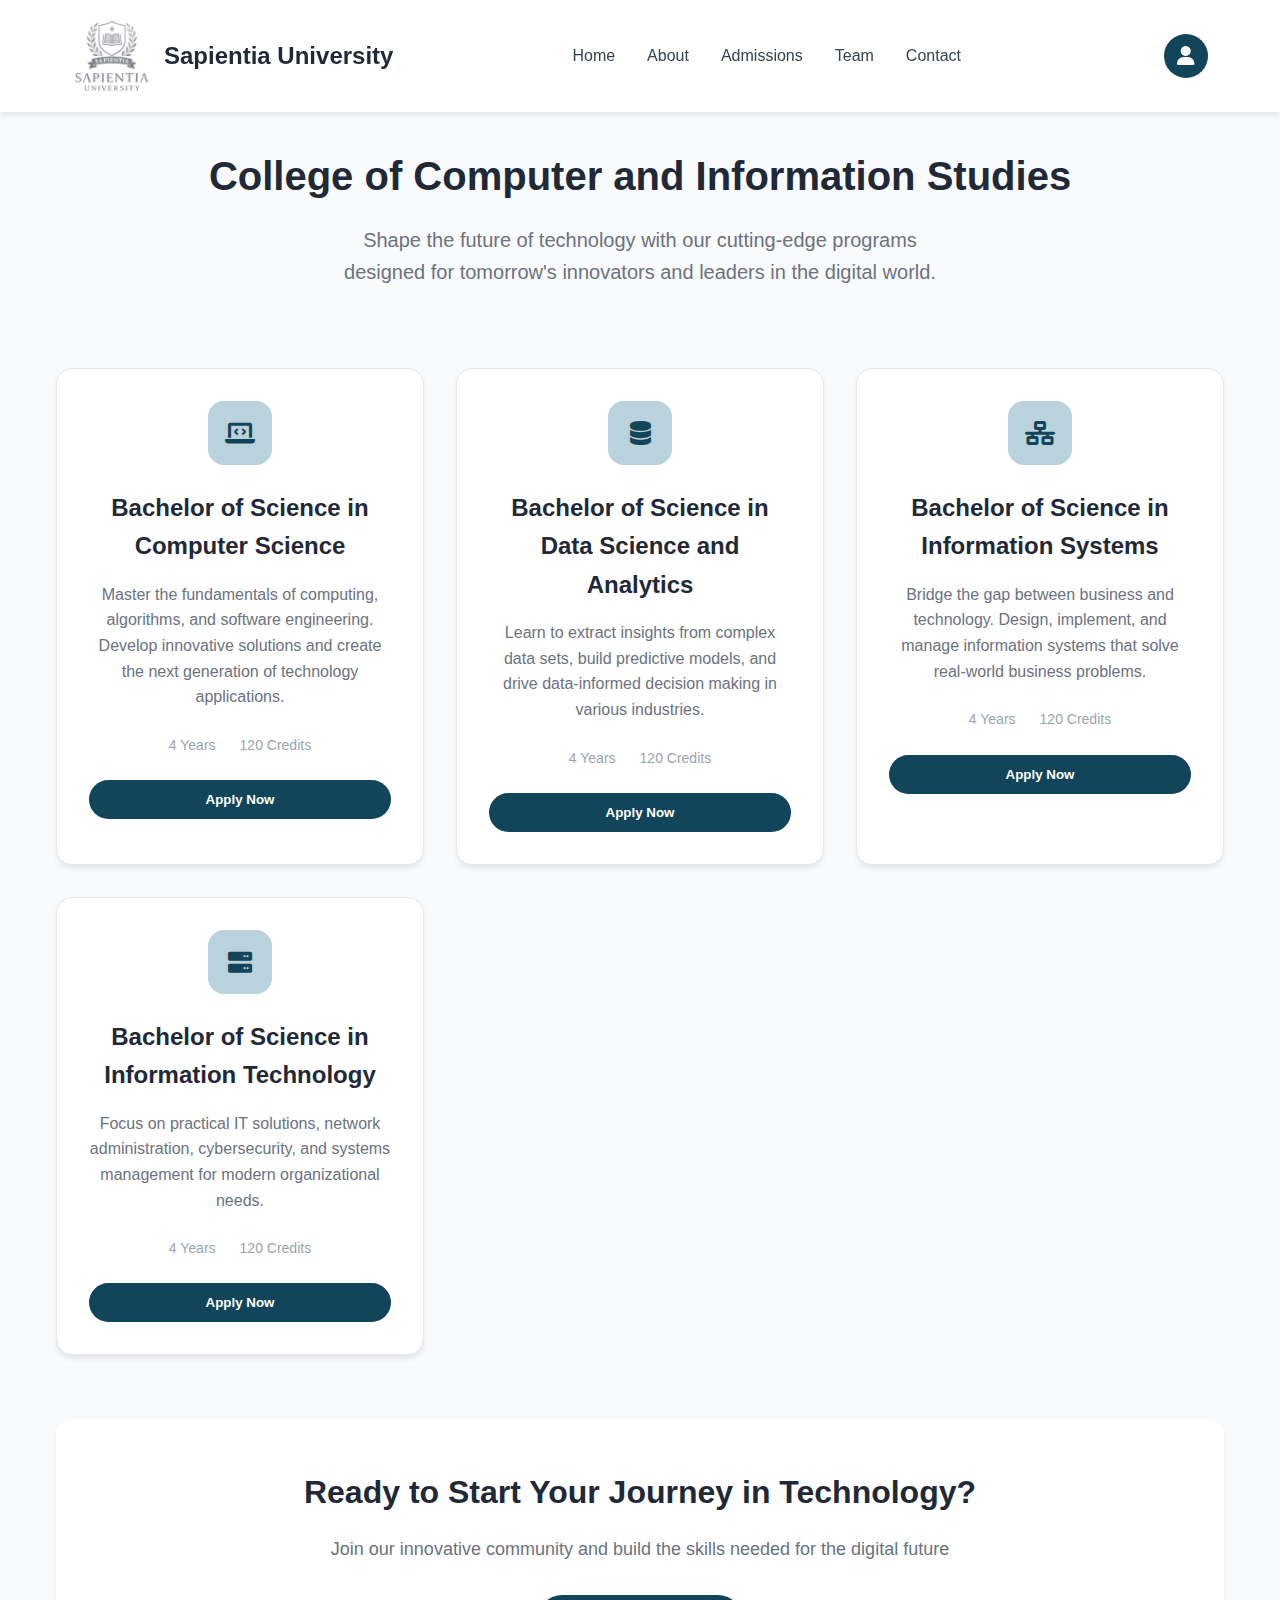
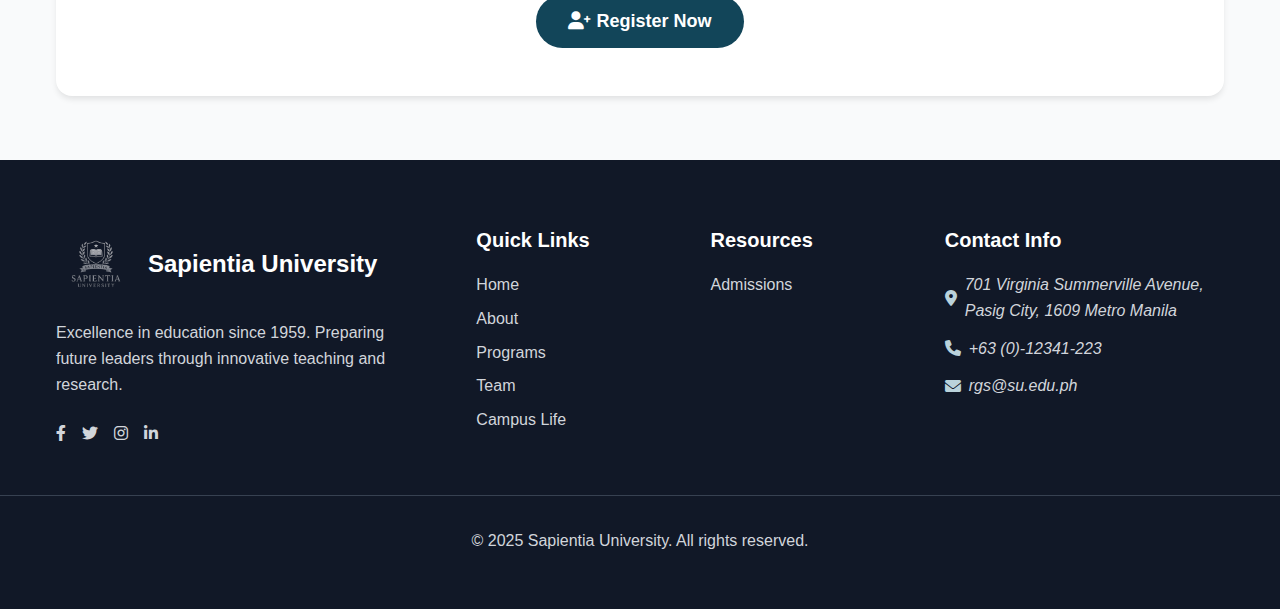
<file: academic.html>
<!DOCTYPE html>
<html lang="en">

<head>
  <meta charset="UTF-8" />
  <meta name="viewport" content="width=device-width, initial-scale=1" />
  <title>Computer & Information Studies - Sapientia University</title>
  <link rel="stylesheet" href="academic.css" />
  <script src="academic.js"></script>
  <link href="https://cdnjs.cloudflare.com/ajax/libs/font-awesome/6.0.0/css/all.min.css" rel="stylesheet" />
</head>

<body>

  <!-- header -->
  <header class="header">
    <div class="container header-container">
      <div class="logo">
        <div class="logo-box">
          <img src="img/silver-removebg.png" alt="Sapientia Logo">
        </div>
        <span class="logo-text">Sapientia University</span>
      </div>
      <nav class="desktop-nav">
        <a href="index.html">Home</a>
        <a href="index.html#about" class="active">About</a>
        <a href="admission.html">Admissions</a>
        <a href="index.html#team">Team</a>
        <a href="index.html#contact">Contact</a>
      </nav>

      <button id="mobile-menu-button" class="mobile-menu-btn">
        <i class="fas fa-bars"></i>
      </button>

      <a href="login.html" class="profile-circle" aria-label="Login">
        <i class="fas fa-user"></i>
      </a>

    </div>

    <nav id="mobile-menu" class="mobile-menu">
      <a href="index.html">Home</a>
      <a href="index.html#about" class="active">About</a>
      <a href="admission.html">Admissions</a>
      <a href="index.html#team">Team</a>
      <a href="index.html#contact">Contact</a>
    </nav>

  </header>

  <main class="container academics-container">
    <div class="academics-hero">
      <h1>College of Computer and Information Studies</h1>
      <p>Shape the future of technology with our cutting-edge programs designed for tomorrow's innovators and leaders in
        the digital world.</p>
    </div>

    <section class="programs-grid">
      <!-- Computer Science -->
      <div class="program-card">
        <div class="program-icon">
          <i class="fas fa-laptop-code"></i>
        </div>
        <h2>Bachelor of Science in Computer Science</h2>
        <p>Master the fundamentals of computing, algorithms, and software engineering. Develop innovative solutions and
          create the next generation of technology applications.</p>
        <div class="program-details">
          <span class="duration">4 Years</span>
          <span class="credits">120 Credits</span>
        </div>
        <button class="btn primary-btn" onclick="location.href='register.html'">
          Apply Now
        </button>
      </div>

      <!-- Data Science and Analytics -->
      <div class="program-card">
        <div class="program-icon">
          <i class="fas fa-database"></i>
        </div>
        <h2>Bachelor of Science in Data Science and Analytics</h2>
        <p>Learn to extract insights from complex data sets, build predictive models, and drive data-informed decision
          making in various industries.</p>
        <div class="program-details">
          <span class="duration">4 Years</span>
          <span class="credits">120 Credits</span>
        </div>
        <button class="btn primary-btn" onclick="location.href='register.html'">
          Apply Now
        </button>
      </div>

      <!-- Information Systems -->
      <div class="program-card">
        <div class="program-icon">
          <i class="fas fa-network-wired"></i>
        </div>
        <h2>Bachelor of Science in Information Systems</h2>
        <p>Bridge the gap between business and technology. Design, implement, and manage information systems that solve
          real-world business problems.</p>
        <div class="program-details">
          <span class="duration">4 Years</span>
          <span class="credits">120 Credits</span>
        </div>
        <button class="btn primary-btn" onclick="location.href='register.html'">
          Apply Now
        </button>
      </div>

      <!-- Information Technology -->
      <div class="program-card">
        <div class="program-icon">
          <i class="fas fa-server"></i>
        </div>
        <h2>Bachelor of Science in Information Technology</h2>
        <p>Focus on practical IT solutions, network administration, cybersecurity, and systems management for modern
          organizational needs.</p>
        <div class="program-details">
          <span class="duration">4 Years</span>
          <span class="credits">120 Credits</span>
        </div>
        <button class="btn primary-btn" onclick="location.href='register.html'">
          Apply Now
        </button>
      </div>
    </section>

    <section class="cta-section">
      <h2>Ready to Start Your Journey in Technology?</h2>
      <p>Join our innovative community and build the skills needed for the digital future</p>
      <button class="btn large-btn" onclick="location.href='register.html'">
        <i class="fas fa-user-plus"></i>
        Register Now
      </button>
    </section>
  </main>

  <footer id="contact" class="footer">
    <div class="container footer-grid">
      <div class="footer-section footer-about">
        <div class="footer-logo">
          <div class="logo-box">
            <img src="img/silver-removebg.png" alt="">
          </div>
          <span class="logo-text">Sapientia University</span>
        </div>
        <p>
          Excellence in education since 1959. Preparing future leaders through
          innovative teaching and research.
        </p>
        <div class="footer-social">
          <a href="#" aria-label="Facebook"><i class="fab fa-facebook-f"></i></a>
          <a href="#" aria-label="Twitter"><i class="fab fa-twitter"></i></a>
          <a href="#" aria-label="Instagram"><i class="fab fa-instagram"></i></a>
          <a href="#" aria-label="LinkedIn"><i class="fab fa-linkedin-in"></i></a>
        </div>
      </div>

      <div class="footer-section">
        <h3>Quick Links</h3>
        <ul>
          <li><a href="index.html">Home</a></li>
          <li><a href="index.html#about">About</a></li>
          <li><a href="index.html#programs">Programs</a></li>
          <li><a href="index.html#team">Team</a></li>
          <li><a href="index.html#campus">Campus Life</a></li>
        </ul>
      </div>

      <div class="footer-section">
        <h3>Resources</h3>
        <ul>
          <li><a href="admission.html">Admissions</a></li>
        </ul>
      </div>

      <div class="footer-section">
        <h3>Contact Info</h3>
        <address class="contact-info">
          <p><i class="fas fa-map-marker-alt"></i> 701 Virginia Summerville Avenue, Pasig City, 1609 Metro Manila</p>
          <p><i class="fas fa-phone"></i> +63 (0)-12341-223</p>
          <p><i class="fas fa-envelope"></i> rgs@su.edu.ph</p>
        </address>
      </div>
    </div>

    <div class="footer-bottom">
      <p>© 2025 Sapientia University. All rights reserved.</p>
    </div>
  </footer>
</body>

</html>
</file>
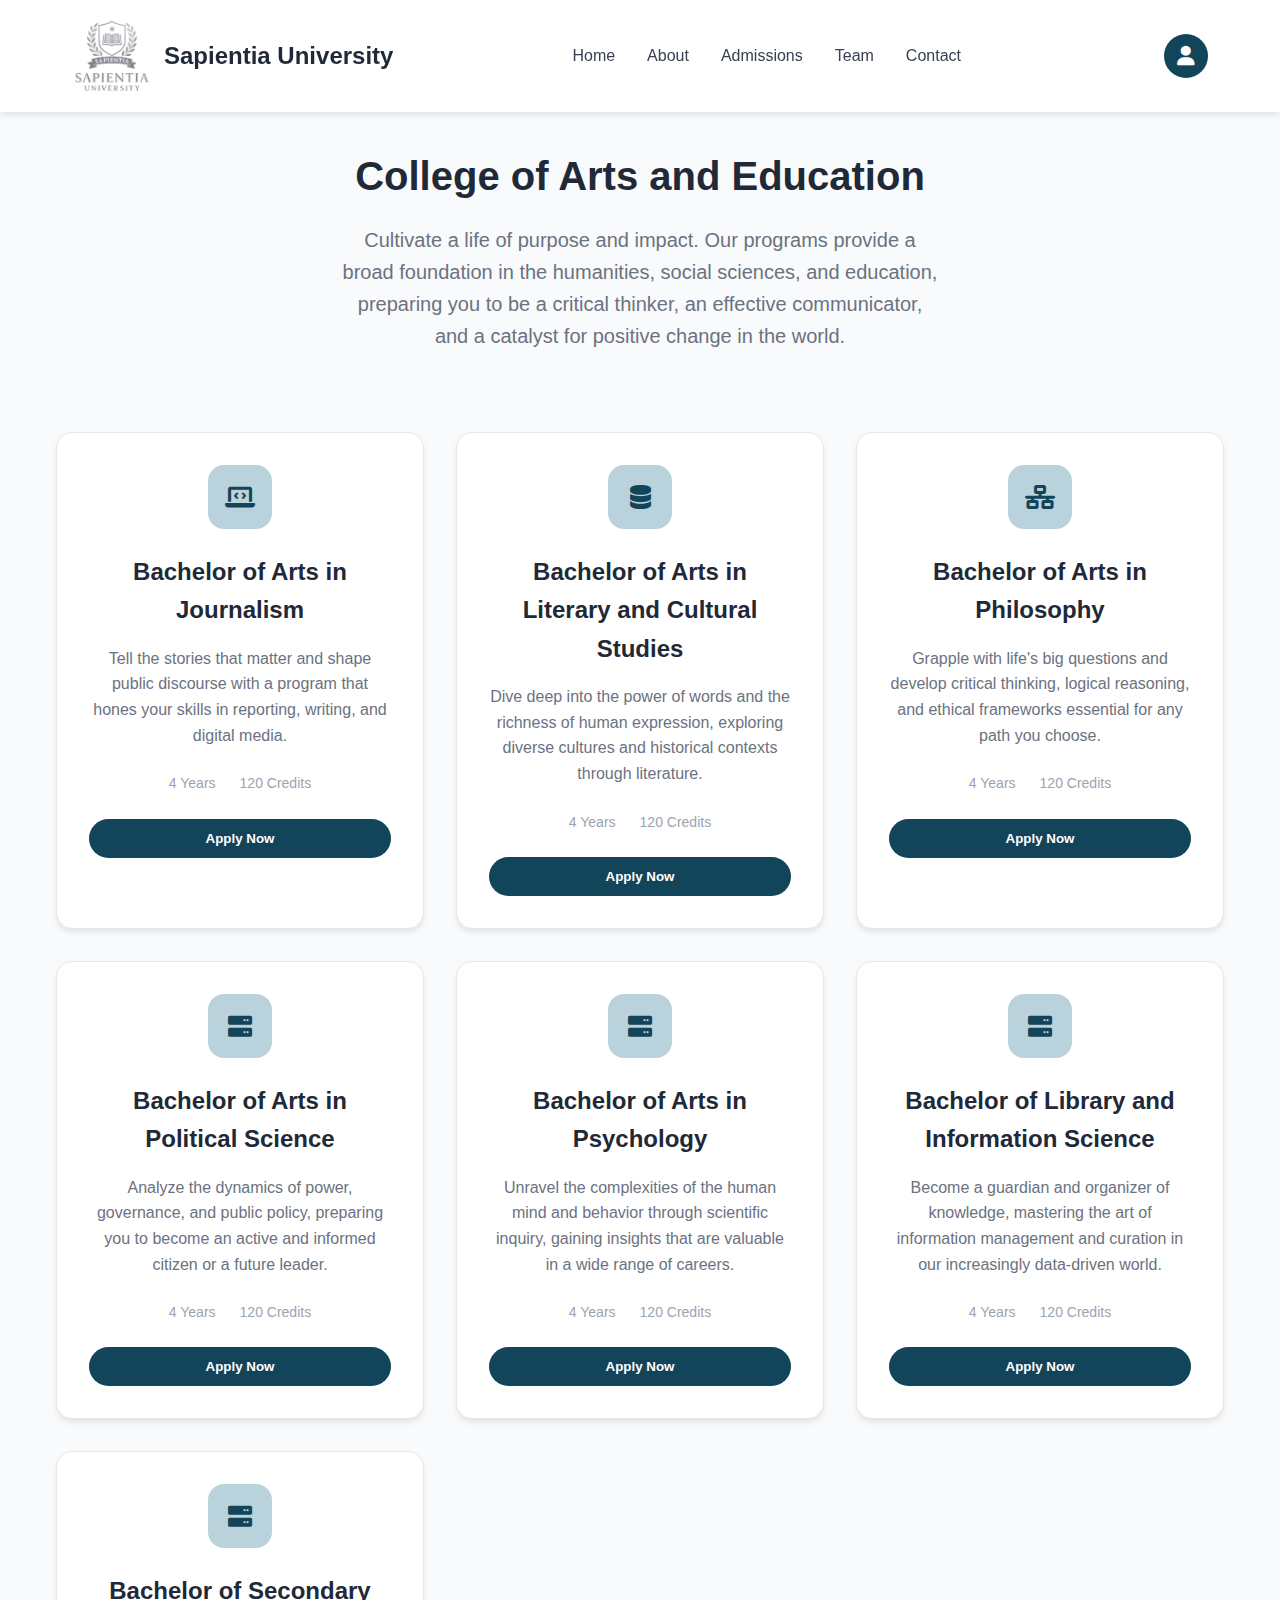
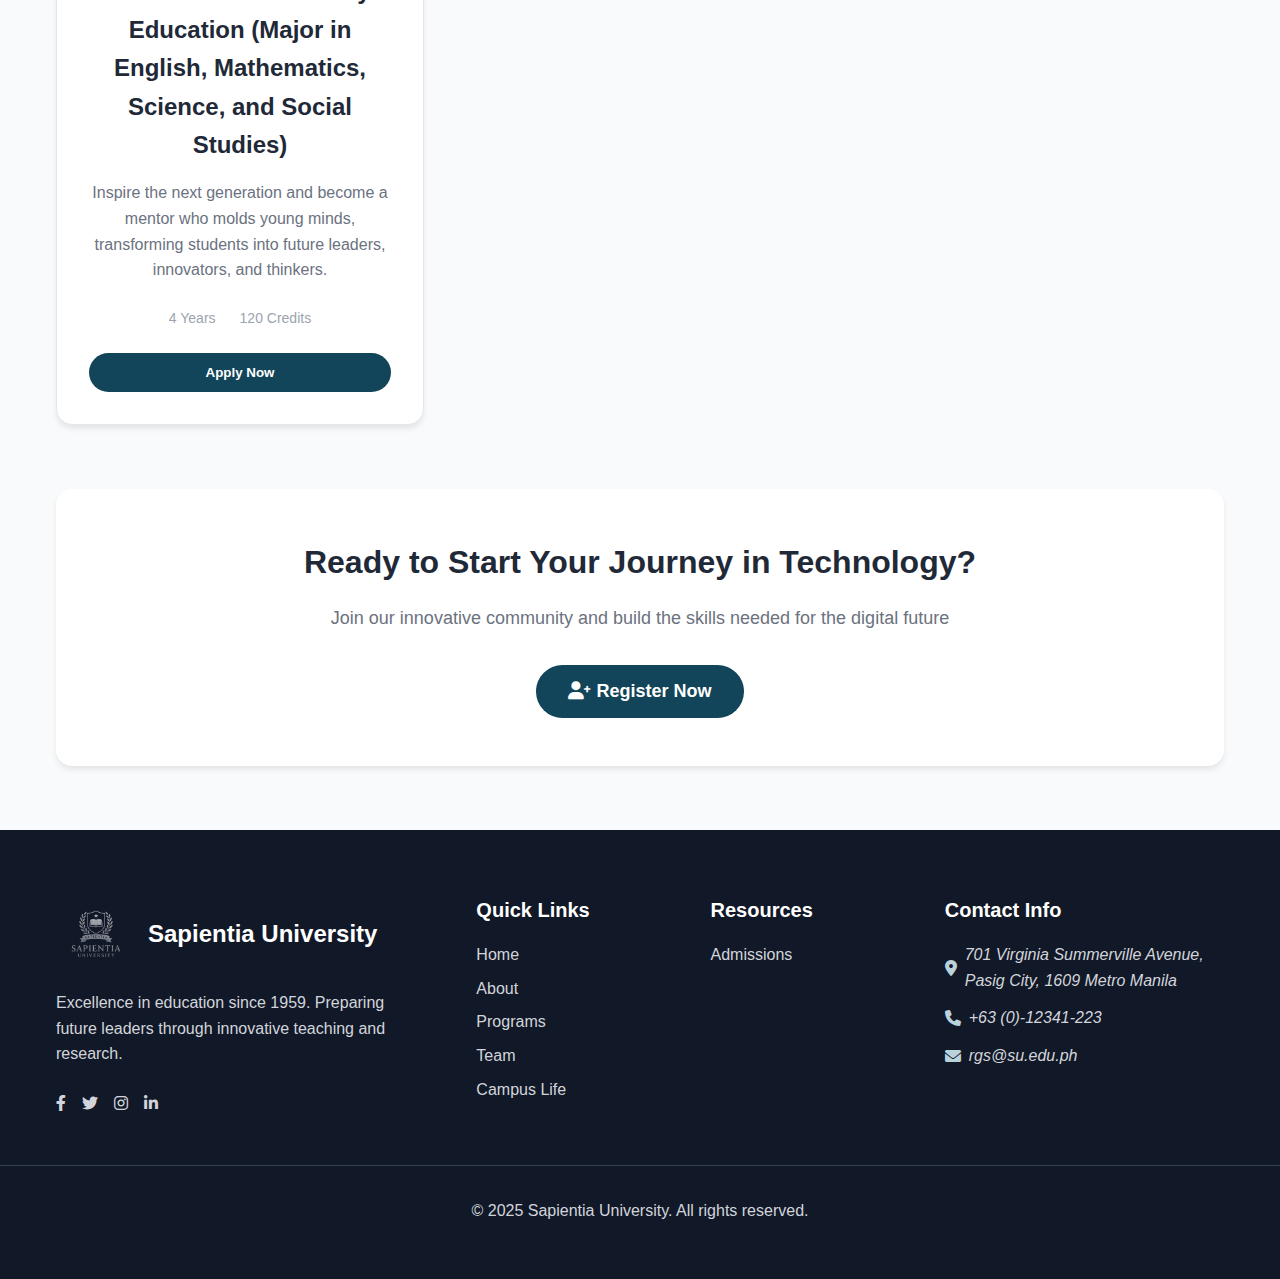
<file: academicArts.html>
<!DOCTYPE html>
<html lang="en">

<head>
  <meta charset="UTF-8" />
  <meta name="viewport" content="width=device-width, initial-scale=1" />
  <title>College of Arts and Education - Sapientia University</title>
  <link rel="stylesheet" href="academic.css" />
  <script src="academic.js"></script>
  <link href="https://cdnjs.cloudflare.com/ajax/libs/font-awesome/6.0.0/css/all.min.css" rel="stylesheet" />
</head>

<body>
  <header class="header">
    <div class="container header-container">
      <div class="logo">
        <div class="logo-box">
          <img src="img/silver-removebg.png" alt="Sapientia Logo">
        </div>
        <span class="logo-text">Sapientia University</span>
      </div>
      <nav class="desktop-nav">
        <a href="index.html">Home</a>
        <a href="index.html#about" class="active">About</a>
        <a href="admission.html">Admissions</a>
        <a href="index.html#team">Team</a>
        <a href="index.html#contact">Contact</a>
      </nav>

      <a href="login.html" class="profile-circle" aria-label="Login">
        <i class="fas fa-user"></i>
      </a>

      <button id="mobile-menu-button" class="mobile-menu-btn">
        <i class="fas fa-bars"></i>
      </button>

      <nav id="mobile-menu" class="mobile-menu">
        <a href="index.html">Home</a>
        <a href="index.html#about" class="active">About</a>
        <a href="admission.html">Admissions</a>
        <a href="index.html#team">Team</a>
        <a href="index.html#contact">Contact</a>
      </nav>
    </div>
  </header>

  <main class="container academics-container">
    <div class="academics-hero">
      <h1>College of Arts and Education</h1>
      <p>Cultivate a life of purpose and impact. Our programs provide a broad foundation
        in the humanities, social sciences, and education, preparing you to be a critical thinker, an effective
        communicator, and a catalyst for positive change in the world.</p>
    </div>

    <section class="programs-grid">
      <!-- journalism -->
      <div class="program-card">
        <div class="program-icon">
          <i class="fas fa-laptop-code"></i>
        </div>
        <h2>Bachelor of Arts in Journalism</h2>
        <p>Tell the stories that matter and shape public discourse with a program that hones your skills in reporting,
          writing, and digital media.</p>
        <div class="program-details">
          <span class="duration">4 Years</span>
          <span class="credits">120 Credits</span>
        </div>
        <button class="btn primary-btn" onclick="location.href='register.html'">
          Apply Now
        </button>
      </div>

      <!-- literacy and cultural -->
      <div class="program-card">
        <div class="program-icon">
          <i class="fas fa-database"></i>
        </div>
        <h2>Bachelor of Arts in Literary and Cultural Studies</h2>
        <p>Dive deep into the power of words and the richness of human expression, exploring diverse cultures and
          historical contexts through literature.</p>
        <div class="program-details">
          <span class="duration">4 Years</span>
          <span class="credits">120 Credits</span>
        </div>
        <button class="btn primary-btn" onclick="location.href='register.html'">
          Apply Now
        </button>
      </div>

      <!-- philosophy -->
      <div class="program-card">
        <div class="program-icon">
          <i class="fas fa-network-wired"></i>
        </div>
        <h2>Bachelor of Arts in Philosophy</h2>
        <p>Grapple with life's big questions and develop critical thinking, logical reasoning, and ethical frameworks
          essential for any path you choose.</p>
        <div class="program-details">
          <span class="duration">4 Years</span>
          <span class="credits">120 Credits</span>
        </div>
        <button class="btn primary-btn" onclick="location.href='register.html'">
          Apply Now
        </button>
      </div>

      <!-- political science -->
      <div class="program-card">
        <div class="program-icon">
          <i class="fas fa-server"></i>
        </div>
        <h2>Bachelor of Arts in Political Science</h2>
        <p>Analyze the dynamics of power, governance, and public policy, preparing you to become an active and informed
          citizen or a future leader.</p>
        <div class="program-details">
          <span class="duration">4 Years</span>
          <span class="credits">120 Credits</span>
        </div>
        <button class="btn primary-btn" onclick="location.href='register.html'">
          Apply Now
        </button>
      </div>

      <!-- psychology -->
      <div class="program-card">
        <div class="program-icon">
          <i class="fas fa-server"></i>
        </div>
        <h2>Bachelor of Arts in Psychology</h2>
        <p>Unravel the complexities of the human mind and behavior through scientific inquiry, gaining insights that are
          valuable in a wide range of careers.</p>
        <div class="program-details">
          <span class="duration">4 Years</span>
          <span class="credits">120 Credits</span>
        </div>
        <button class="btn primary-btn" onclick="location.href='register.html'">
          Apply Now
        </button>
      </div>

      <!-- library and inbfromation science -->
      <div class="program-card">
        <div class="program-icon">
          <i class="fas fa-server"></i>
        </div>
        <h2>Bachelor of Library and Information Science</h2>
        <p>Become a guardian and organizer of knowledge, mastering the art of information management and curation in our
          increasingly data-driven world.</p>
        <div class="program-details">
          <span class="duration">4 Years</span>
          <span class="credits">120 Credits</span>
        </div>
        <button class="btn primary-btn" onclick="location.href='register.html'">
          Apply Now
        </button>
      </div>

      <!-- secondary education -->
      <div class="program-card">
        <div class="program-icon">
          <i class="fas fa-server"></i>
        </div>
        <h2>Bachelor of Secondary Education (Major in English, Mathematics, Science, and Social Studies)</h2>
        <p>Inspire the next generation and become a mentor who molds young minds, transforming students into future
          leaders, innovators, and thinkers.</p>
        <div class="program-details">
          <span class="duration">4 Years</span>
          <span class="credits">120 Credits</span>
        </div>
        <button class="btn primary-btn" onclick="location.href='register.html'">
          Apply Now
        </button>
      </div>
    </section>

    <section class="cta-section">
      <h2>Ready to Start Your Journey in Technology?</h2>
      <p>Join our innovative community and build the skills needed for the digital future</p>
      <button class="btn large-btn" onclick="location.href='register.html'">
        <i class="fas fa-user-plus"></i>
        Register Now
      </button>
    </section>
  </main>

  <footer id="contact" class="footer">
    <div class="container footer-grid">
      <div class="footer-section footer-about">
        <div class="footer-logo">
          <div class="logo-box">
            <img src="img/silver-removebg.png" alt="">
          </div>
          <span class="logo-text">Sapientia University</span>
        </div>
        <p>
          Excellence in education since 1959. Preparing future leaders through
          innovative teaching and research.
        </p>
        <div class="footer-social">
          <a href="#" aria-label="Facebook"><i class="fab fa-facebook-f"></i></a>
          <a href="#" aria-label="Twitter"><i class="fab fa-twitter"></i></a>
          <a href="#" aria-label="Instagram"><i class="fab fa-instagram"></i></a>
          <a href="#" aria-label="LinkedIn"><i class="fab fa-linkedin-in"></i></a>
        </div>
      </div>

      <div class="footer-section">
        <h3>Quick Links</h3>
        <ul>
          <li><a href="index.html">Home</a></li>
          <li><a href="index.html#about">About</a></li>
          <li><a href="index.html#programs">Programs</a></li>
          <li><a href="index.html#team">Team</a></li>
          <li><a href="index.html#campus">Campus Life</a></li>
        </ul>
      </div>

      <div class="footer-section">
        <h3>Resources</h3>
        <ul>
          <li><a href="admission.html">Admissions</a></li>
        </ul>
      </div>

      <div class="footer-section">
        <h3>Contact Info</h3>
        <address class="contact-info">
          <p><i class="fas fa-map-marker-alt"></i> 701 Virginia Summerville Avenue, Pasig City, 1609 Metro Manila</p>
          <p><i class="fas fa-phone"></i> +63 (0)-12341-223</p>
          <p><i class="fas fa-envelope"></i> rgs@su.edu.ph</p>
        </address>
      </div>
    </div>

    <div class="footer-bottom">
      <p>© 2025 Sapientia University. All rights reserved.</p>
    </div>
  </footer>
</body>

</html>
</file>
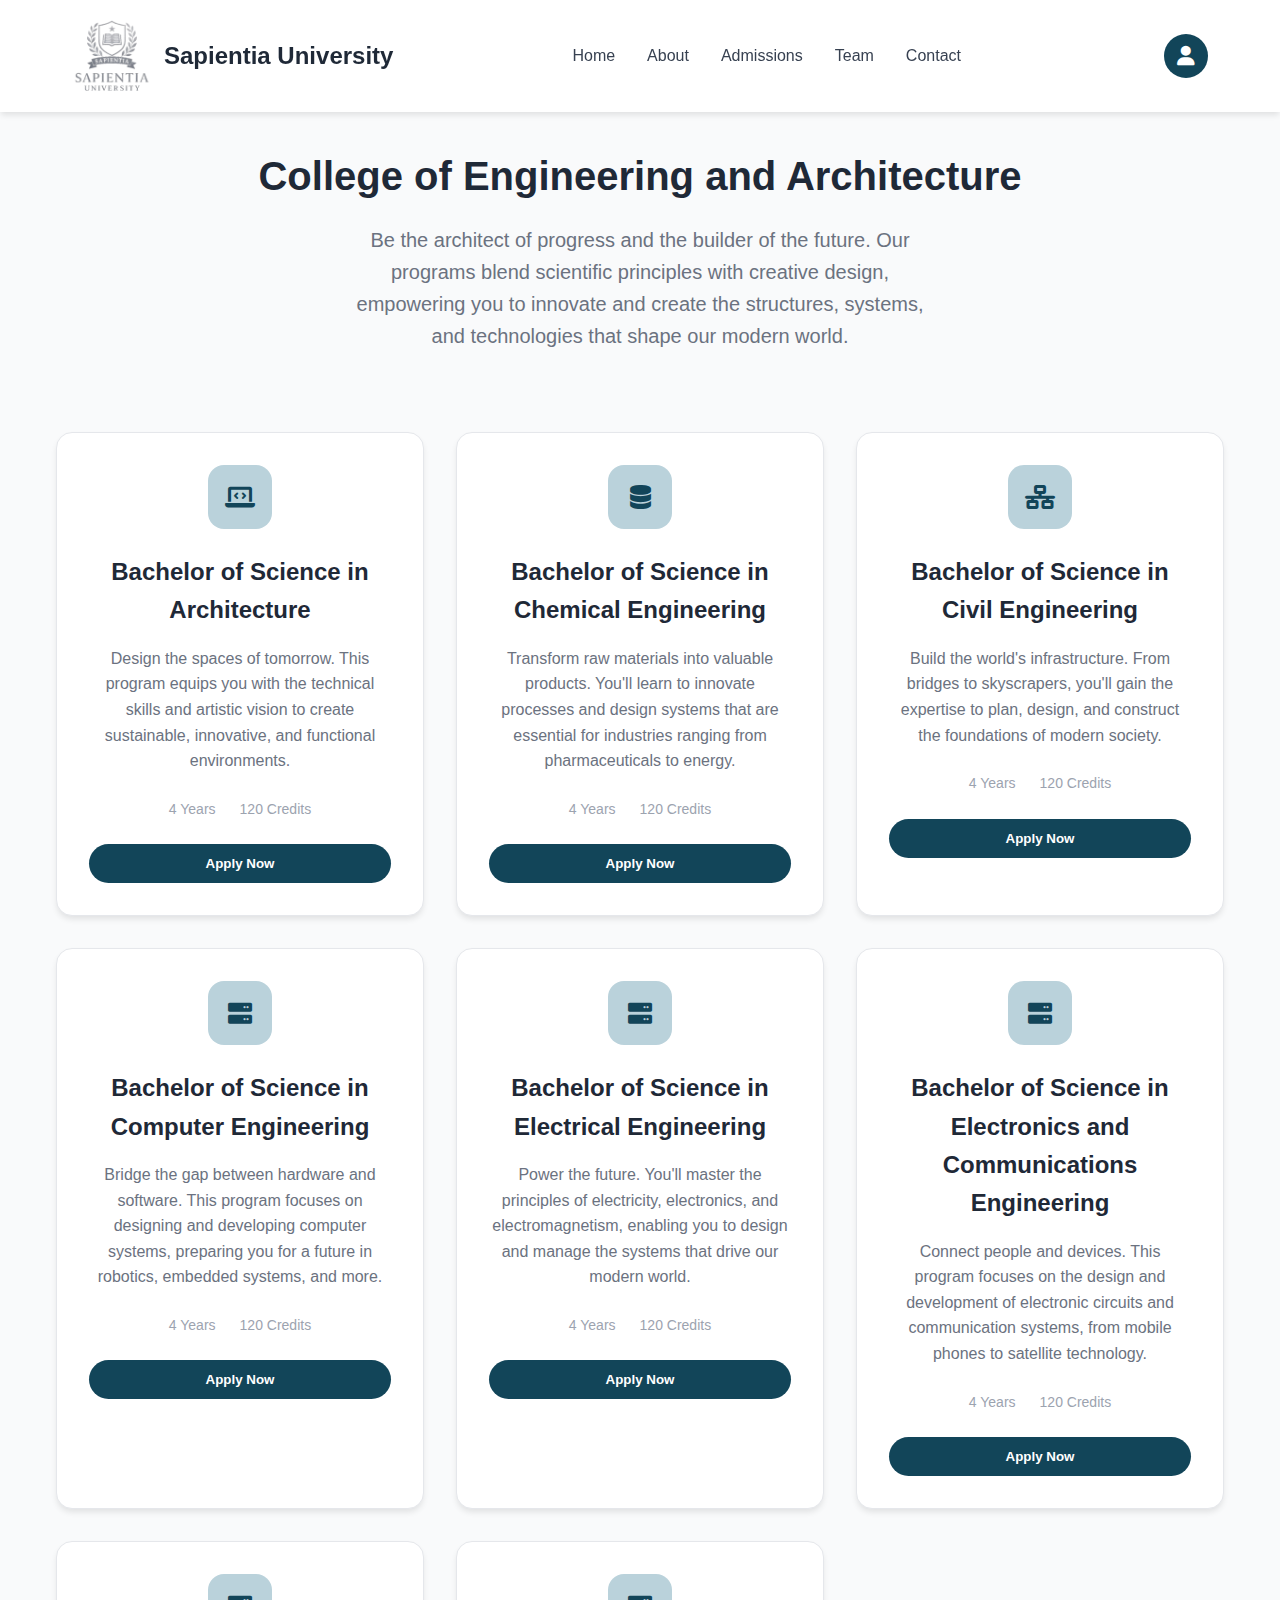
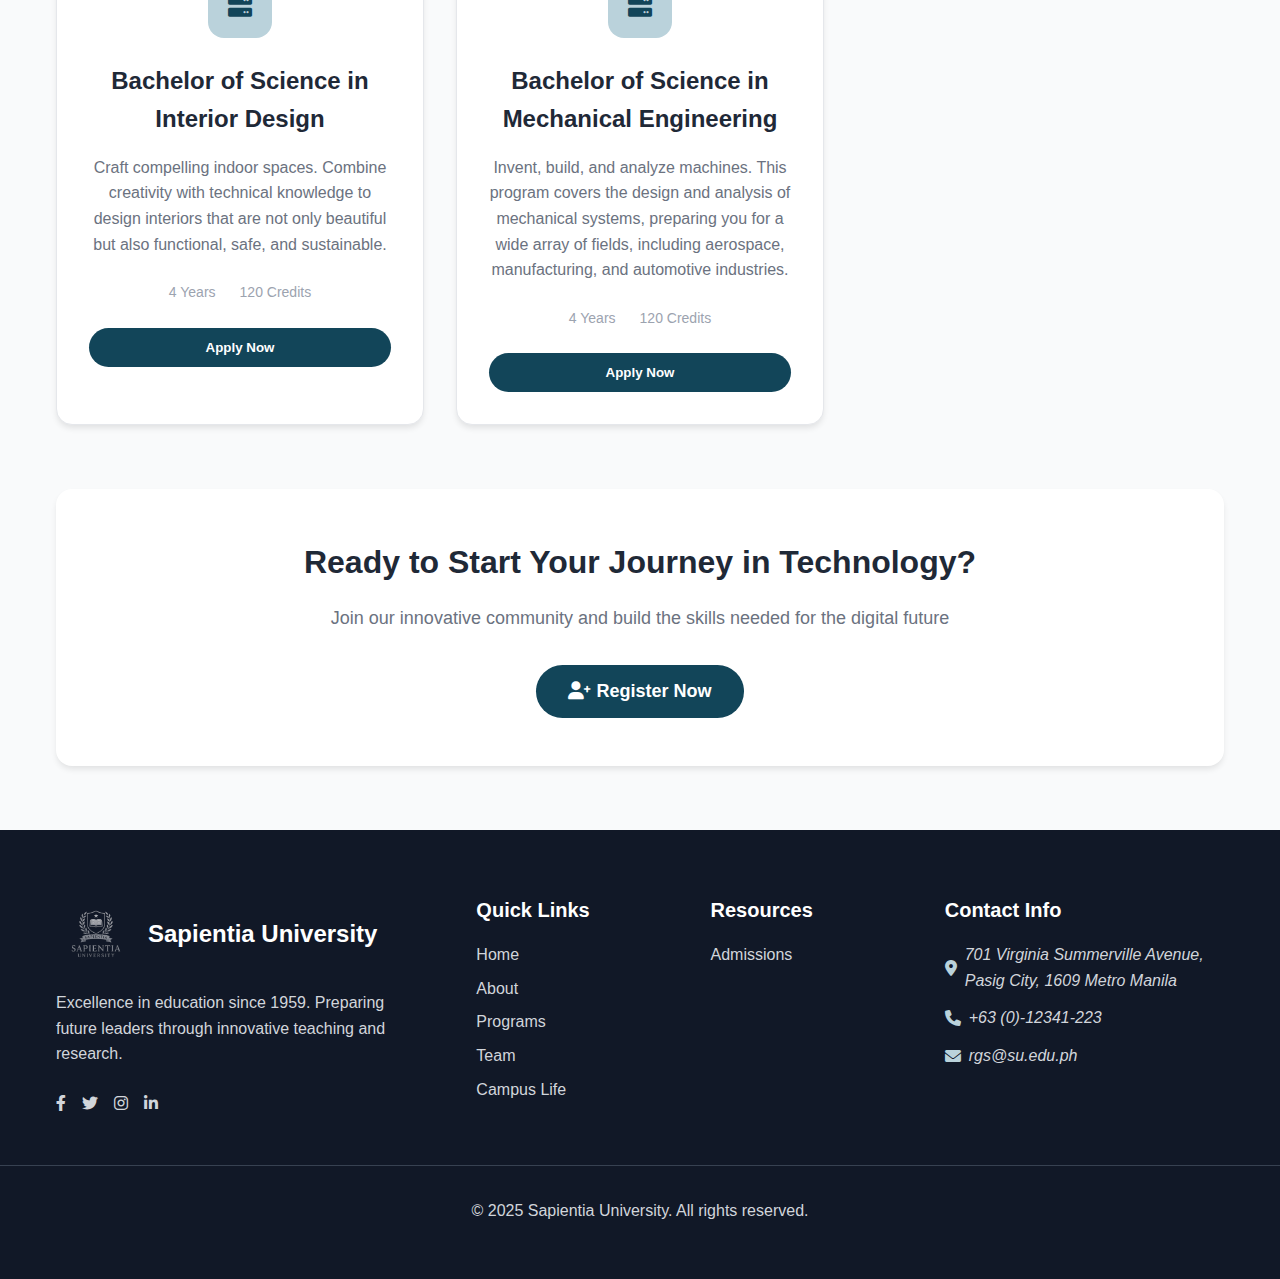
<file: academicEngineer.html>
<!DOCTYPE html>
<html lang="en">

<head>
  <meta charset="UTF-8" />
  <meta name="viewport" content="width=device-width, initial-scale=1" />
  <title>Computer & Information Studies - Sapientia University</title>
  <link rel="stylesheet" href="academic.css" />
  <script src="academic.js"></script>
  <link href="https://cdnjs.cloudflare.com/ajax/libs/font-awesome/6.0.0/css/all.min.css" rel="stylesheet" />
</head>

<body>
  <header class="header">
    <div class="container header-container">
      <div class="logo">
        <div class="logo-box">
          <img src="img/silver-removebg.png" alt="Sapientia Logo">
        </div>
        <span class="logo-text">Sapientia University</span>
      </div>
      <nav class="desktop-nav">
        <a href="index.html">Home</a>
        <a href="index.html#about" class="active">About</a>
        <a href="admission.html">Admissions</a>
        <a href="index.html#team">Team</a>
        <a href="index.html#contact">Contact</a>
      </nav>
      <a href="login.html" class="profile-circle" aria-label="Login">
        <i class="fas fa-user"></i>
      </a>
      <button id="mobile-menu-button" class="mobile-menu-btn">
        <i class="fas fa-bars"></i>
      </button>

      <nav id="mobile-menu" class="mobile-menu">
        <a href="index.html">Home</a>
        <a href="index.html#about" class="active">About</a>
        <a href="admission.html">Admissions</a>
        <a href="index.html#team">Team</a>
        <a href="index.html#contact">Contact</a>
      </nav>
    </div>
  </header>

  <main class="container academics-container">
    <div class="academics-hero">
      <h1>College of Engineering and Architecture</h1>
      <p>Be the architect of progress and the builder of the future.
        Our programs blend scientific principles with creative design,
        empowering you to innovate and create the structures, systems,
        and technologies that shape our modern world.</p>
    </div>

    <section class="programs-grid">
      <!-- architecture -->
      <div class="program-card">
        <div class="program-icon">
          <i class="fas fa-laptop-code"></i>
        </div>
        <h2>Bachelor of Science in Architecture</h2>
        <p>Design the spaces of tomorrow. This program equips you with the technical skills and artistic vision to
          create sustainable, innovative, and functional environments.</p>
        <div class="program-details">
          <span class="duration">4 Years</span>
          <span class="credits">120 Credits</span>
        </div>
        <button class="btn primary-btn" onclick="location.href='register.html'">
          Apply Now
        </button>
      </div>

      <!-- checmical engineer -->
      <div class="program-card">
        <div class="program-icon">
          <i class="fas fa-database"></i>
        </div>
        <h2>Bachelor of Science in Chemical Engineering</h2>
        <p>Transform raw materials into valuable products. You'll learn to innovate processes and design systems that
          are essential for industries ranging from pharmaceuticals to energy.</p>
        <div class="program-details">
          <span class="duration">4 Years</span>
          <span class="credits">120 Credits</span>
        </div>
        <button class="btn primary-btn" onclick="location.href='register.html'">
          Apply Now
        </button>
      </div>

      <!-- civil -->
      <div class="program-card">
        <div class="program-icon">
          <i class="fas fa-network-wired"></i>
        </div>
        <h2>Bachelor of Science in Civil Engineering</h2>
        <p>Build the world's infrastructure. From bridges to skyscrapers, you'll gain the expertise to plan, design, and
          construct the foundations of modern society.</p>
        <div class="program-details">
          <span class="duration">4 Years</span>
          <span class="credits">120 Credits</span>
        </div>
        <button class="btn primary-btn" onclick="location.href='register.html'">
          Apply Now
        </button>
      </div>

      <!-- computer engineer -->
      <div class="program-card">
        <div class="program-icon">
          <i class="fas fa-server"></i>
        </div>
        <h2>Bachelor of Science in Computer Engineering</h2>
        <p>Bridge the gap between hardware and software. This program focuses on designing and developing computer
          systems, preparing you for a future in robotics, embedded systems, and more.</p>
        <div class="program-details">
          <span class="duration">4 Years</span>
          <span class="credits">120 Credits</span>
        </div>
        <button class="btn primary-btn" onclick="location.href='register.html'">
          Apply Now
        </button>
      </div>

      <!-- electrical -->
      <div class="program-card">
        <div class="program-icon">
          <i class="fas fa-server"></i>
        </div>
        <h2>Bachelor of Science in Electrical Engineering</h2>
        <p>Power the future. You'll master the principles of electricity, electronics, and electromagnetism, enabling
          you to design and manage the systems that drive our modern world.</p>
        <div class="program-details">
          <span class="duration">4 Years</span>
          <span class="credits">120 Credits</span>
        </div>
        <button class="btn primary-btn" onclick="location.href='register.html'">
          Apply Now
        </button>
      </div>

      <!-- electronics and communication -->
      <div class="program-card">
        <div class="program-icon">
          <i class="fas fa-server"></i>
        </div>
        <h2>Bachelor of Science in Electronics and Communications Engineering</h2>
        <p>Connect people and devices. This program focuses on the design and development of electronic circuits and
          communication systems, from mobile phones to satellite technology.</p>
        <div class="program-details">
          <span class="duration">4 Years</span>
          <span class="credits">120 Credits</span>
        </div>
        <button class="btn primary-btn" onclick="location.href='register.html'">
          Apply Now
        </button>
      </div>

      <!-- interior design -->
      <div class="program-card">
        <div class="program-icon">
          <i class="fas fa-server"></i>
        </div>
        <h2>Bachelor of Science in Interior Design</h2>
        <p>Craft compelling indoor spaces. Combine creativity with technical knowledge to design interiors that are not
          only beautiful but also functional, safe, and sustainable.</p>
        <div class="program-details">
          <span class="duration">4 Years</span>
          <span class="credits">120 Credits</span>
        </div>
        <button class="btn primary-btn" onclick="location.href='register.html'">
          Apply Now
        </button>
      </div>

      <!-- mechanical engineer -->
      <div class="program-card">
        <div class="program-icon">
          <i class="fas fa-server"></i>
        </div>
        <h2>Bachelor of Science in Mechanical Engineering</h2>
        <p>Invent, build, and analyze machines. This program covers the design and analysis of mechanical systems,
          preparing you for a wide array of fields, including aerospace, manufacturing, and automotive industries.</p>
        <div class="program-details">
          <span class="duration">4 Years</span>
          <span class="credits">120 Credits</span>
        </div>
        <button class="btn primary-btn" onclick="location.href='register.html'">
          Apply Now
        </button>
      </div>
    </section>

    <section class="cta-section">
      <h2>Ready to Start Your Journey in Technology?</h2>
      <p>Join our innovative community and build the skills needed for the digital future</p>
      <button class="btn large-btn" onclick="location.href='register.html'">
        <i class="fas fa-user-plus"></i>
        Register Now
      </button>
    </section>
  </main>

  <footer id="contact" class="footer">
    <div class="container footer-grid">
      <div class="footer-section footer-about">
        <div class="footer-logo">
          <div class="logo-box">
            <img src="img/silver-removebg.png" alt="">
          </div>
          <span class="logo-text">Sapientia University</span>
        </div>
        <p>
          Excellence in education since 1959. Preparing future leaders through
          innovative teaching and research.
        </p>
        <div class="footer-social">
          <a href="#" aria-label="Facebook"><i class="fab fa-facebook-f"></i></a>
          <a href="#" aria-label="Twitter"><i class="fab fa-twitter"></i></a>
          <a href="#" aria-label="Instagram"><i class="fab fa-instagram"></i></a>
          <a href="#" aria-label="LinkedIn"><i class="fab fa-linkedin-in"></i></a>
        </div>
      </div>

      <div class="footer-section">
        <h3>Quick Links</h3>
        <ul>
          <li><a href="index.html">Home</a></li>
          <li><a href="index.html#about">About</a></li>
          <li><a href="index.html#programs">Programs</a></li>
          <li><a href="index.html#team">Team</a></li>
          <li><a href="index.html#campus">Campus Life</a></li>
        </ul>
      </div>

      <div class="footer-section">
        <h3>Resources</h3>
        <ul>
          <li><a href="admission.html">Admissions</a></li>
        </ul>
      </div>

      <div class="footer-section">
        <h3>Contact Info</h3>
        <address class="contact-info">
          <p><i class="fas fa-map-marker-alt"></i> 701 Virginia Summerville Avenue, Pasig City, 1609 Metro Manila</p>
          <p><i class="fas fa-phone"></i> +63 (0)-12341-223</p>
          <p><i class="fas fa-envelope"></i> rgs@su.edu.ph</p>
        </address>
      </div>
    </div>

    <div class="footer-bottom">
      <p>© 2025 Sapientia University. All rights reserved.</p>
    </div>
  </footer>
</body>

</html>
</file>
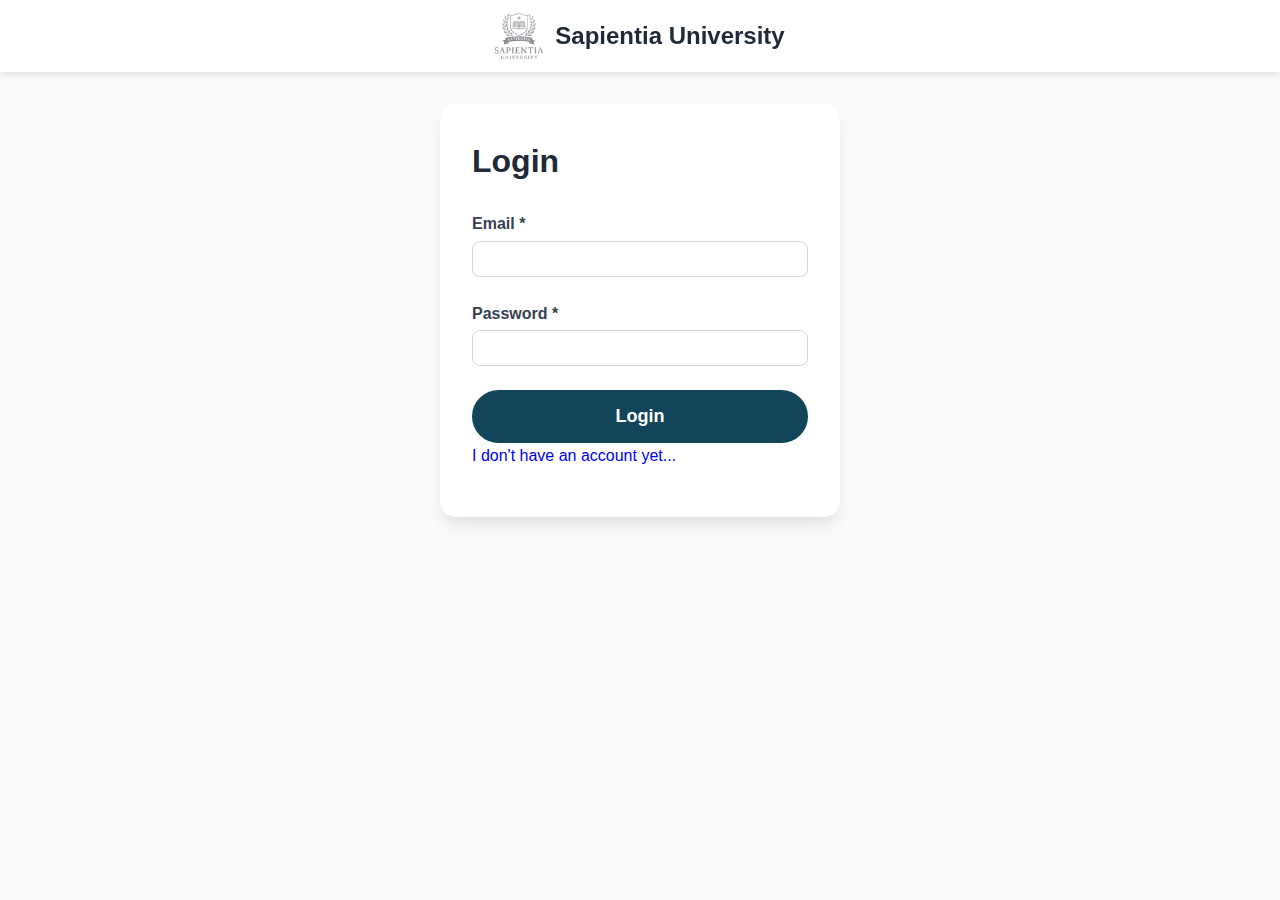
<file: login.html>
<!DOCTYPE html>
<html lang="en">

<head>
  <meta charset="UTF-8" />
  <meta name="viewport" content="width=device-width, initial-scale=1" />
  <title>Sapientia University Login</title>
  <link rel="stylesheet" href="login.css" />
  <link href="https://cdnjs.cloudflare.com/ajax/libs/font-awesome/6.0.0/css/all.min.css" rel="stylesheet" />
</head>

<body>
  <header class="header">
    <div class="container header-container">
      <div class="logo">
        <div class="logo-box">
          <img src="img/silver-removebg.png" alt="logo">
        </div>
        <span class="logo-text">Sapientia University</span>
      </div>
    </div>
  </header>

  <main class="container login-container">
    <h1>Login</h1>

    <form id="login-form" novalidate>
      <label for="email">Email *</label>
      <input type="email" id="email" name="email" required />

      <label for="password">Password *</label>
      <input type="password" id="password" name="password" required />

      <button type="submit" class="btn login-btn">Login</button>
      <p></p>
      <p><a href="signup.html">I don't have an account yet... </a></p>
    </form>
  </main>

  <script src="login.js"></script>
</body>

</html>
</file>
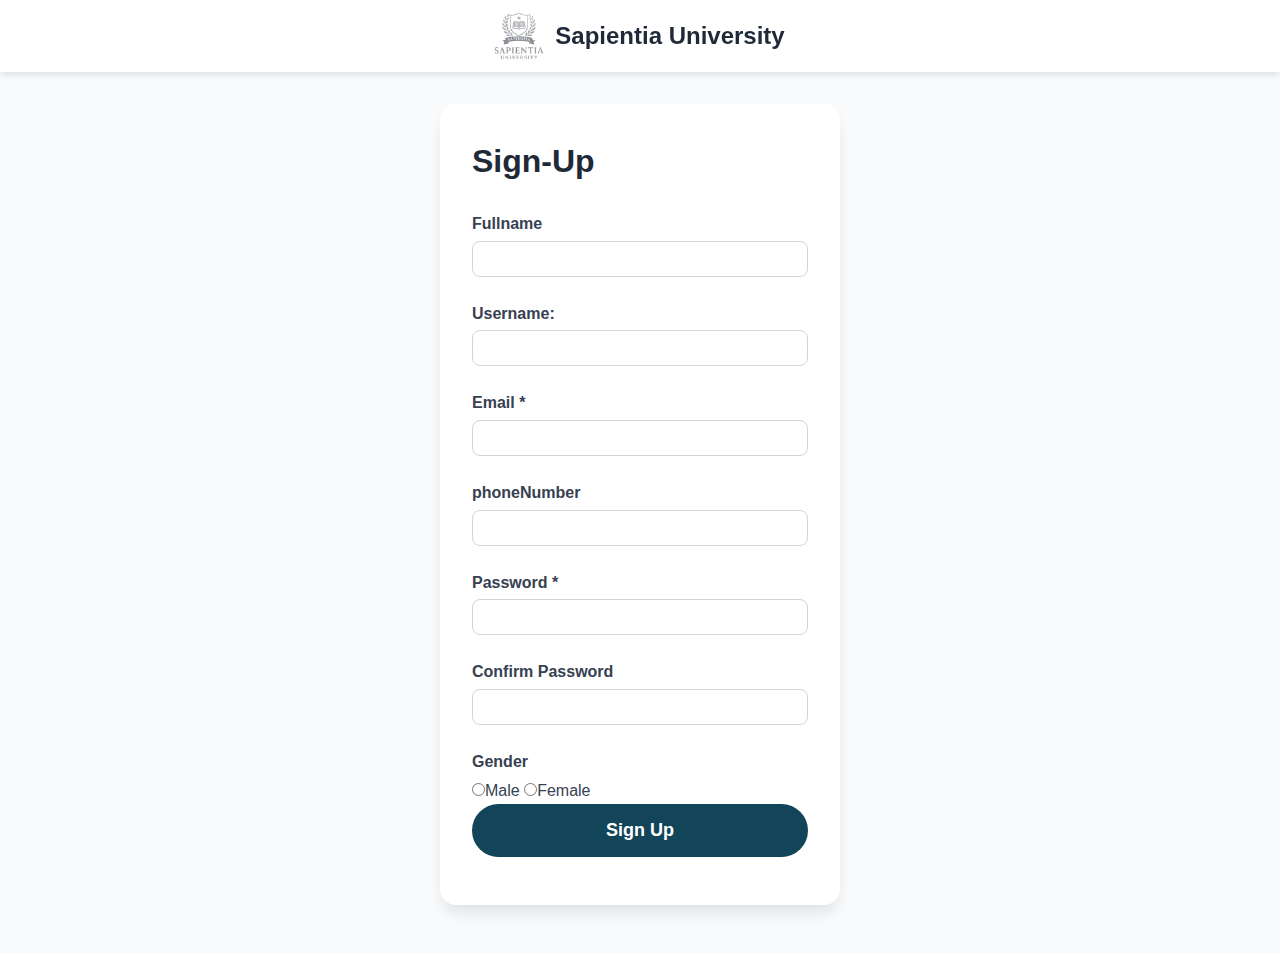
<file: register.html>
<!DOCTYPE html>
<html lang="en">

<head>
  <meta charset="UTF-8" />
  <meta name="viewport" content="width=device-width, initial-scale=1" />
  <title>Sapientia University</title>
  <link rel="stylesheet" href="register.css" />
  <link href="https://cdnjs.cloudflare.com/ajax/libs/font-awesome/6.0.0/css/all.min.css" rel="stylesheet" />
</head>

<body>

  <div class="container">
    <h1>Student Registration</h1>

    <ul class="progressbar">
      <li class="active">Personal Info</li>
      <li>Family & Education</li>
      <li>Upload Documents</li>
      <li>Consent Forms</li>
    </ul>

    <form id="registrationForm" enctype="multipart/form-data" novalidate>
      <!-- Step 1: Personal Info -->
      <div class="form-step active">
        <label for="lastname">Last Name</label>
        <input type="text" id="lastname" name="lastname" required />

        <label for="firstname">First Name</label>
        <input type="text" id="firstname" name="firstname" required />

        <label for="middlename">Middle Name</label>
        <input type="text" id="middlename" name="middlename" />

        <label for="birthday">Birthday</label>
        <input type="date" id="birthday" name="birthday" required />

        <label for="age">Age</label>
        <input type="number" id="age" name="age" min="0" max="120" required />

        <label for="birthplace">Place of Birth</label>
        <input type="text" id="birthplace" name="birthplace" required />

        <label for="sex">Sex</label>
        <select id="sex" name="sex" required>
          <option value="" disabled selected>Select sex</option>
          <option value="Male">Male</option>
          <option value="Female">Female</option>
          <option value="Other">Other</option>
        </select>

        <label for="civilstatus">Civil Status</label>
        <select id="civilstatus" name="civilstatus" required>
          <option value="" disabled selected>Select civil status</option>
          <option value="Single">Single</option>
          <option value="Married">Married</option>
          <option value="Widowed">Widowed</option>
          <option value="Separated">Separated</option>
        </select>

        <label for="nationality">Nationality</label>
        <input type="text" id="nationality" name="nationality" required />

        <label for="citizenship">Citizenship</label>
        <input type="text" id="citizenship" name="citizenship" required />

        <label for="religion">Religion</label>
        <input type="text" id="religion" name="religion" />

        <label for="address">Address</label>
        <input type="text" id="address" name="address" required />

        <label for="contactinfo">Contact Info</label>
        <input type="text" id="contactinfo" name="contactinfo" required />
      </div>

      <!-- Step 2: Family & Education -->
      <div class="form-step">
        <div class="checkbox-group">
          <input type="checkbox" id="indigenous" name="indigenous" />
          <label for="indigenous">Part of Indigenous Group or 4Ps</label>
        </div>

        <label for="studentstatus">Student Status</label>
        <select id="studentstatus" name="studentstatus" required>
          <option value="" disabled selected>Select status</option>
          <option value="Freshman">Freshman</option>
          <option value="Transferee">Transferee</option>
          <option value="Continuing">Continuing</option>
        </select>

        <label for="schoolyear">School Year</label>
        <select id="schoolyear" name="schoolyear" required>
          <option value="" disabled selected>Select school year</option>
        </select>

        <label for="program1">1st Program Choice</label>
        <input type="text" id="program1" name="program1" required />

        <label for="program2">2nd Program Choice</label>
        <input type="text" id="program2" name="program2" />

        <label for="yearlevel">Year Level</label>
        <select id="yearlevel" name="yearlevel" required>
          <option value="" disabled selected>Select year level</option>
          <option value="1st Year">1st Year</option>
          <option value="2nd Year">2nd Year</option>
          <option value="3rd Year">3rd Year</option>
          <option value="4th Year">4th Year</option>
        </select>

        <label for="lastschool">Last School Attended</label>
        <input type="text" id="lastschool" name="lastschool" required />

        <label for="lastsy">Last School Year Enrolled</label>
        <input type="text" id="lastsy" name="lastsy" placeholder="e.g. 2022-2023" required />

        <label for="schooladdress">School Address</label>
        <input type="text" id="schooladdress" name="schooladdress" required />
      </div>

      <!-- Step 3: Uploading Requirements -->
      <div class="form-step">
        <label for="picture2x2">2x2 Picture (JPEG/PNG)</label>
        <input type="file" id="picture2x2" name="picture2x2" accept="image/jpeg,image/png" required />

        <label for="birthcertificate">Birth Certificate (PDF/JPEG/PNG)</label>
        <input type="file" id="birthcertificate" name="birthcertificate" accept="application/pdf,image/jpeg,image/png"
          required />

        <label for="goodmoral">Certificate of Good Moral (PDF/JPEG/PNG)</label>
        <input type="file" id="goodmoral" name="goodmoral" accept="application/pdf,image/jpeg,image/png" required />

        <label for="grades">Grades (PDF/JPEG/PNG)</label>
        <input type="file" id="grades" name="grades" accept="application/pdf,image/jpeg,image/png" required />

        <label for="diploma">Diploma (PDF/JPEG/PNG)</label>
        <input type="file" id="diploma" name="diploma" accept="application/pdf,image/jpeg,image/png" required />
      </div>

      <!-- Step 4: Consent Forms -->
      <div class="form-step">
        <h3>Student Parental Consent Form</h3>
        <div class="consent-text" tabindex="0">
          The Student acknowledges and agrees to the following:
          Code of Conduct: The Student will abide by all University policies, rules, and regulations, including but not
          limited to the Student Code of Conduct, Academic Honor Code, and any specific rules related to the program.
          Academic Performance: The Student is responsible for maintaining satisfactory academic progress and meeting
          all requirements of their courses and program of study.
          Health and Safety: The Student will take all reasonable precautions for their own health and safety and will
          follow all safety instructions provided by the University or its representatives.
          Emergency Contact Information: The Student will provide accurate and up-to-date emergency contact information
          for themselves and their Parent/Guardian.

          The Parent/Guardian acknowledges and agrees to the following:
          Financial Responsibility: The Parent/Guardian is financially responsible for all tuition, fees, and related
          costs associated with the Student's participation in the program, including any and all unexpected costs or
          expenses that may arise.
          Student's Adult Status: The Parent/Guardian acknowledges that the Student is an adult (18 years of age or
          older) and that the University's ability to share information regarding the Student's academic and
          disciplinary records is governed by the Data Privacy Act of 2012 (Republic Act No. 10173).
          Waiver of Liability: The Parent/Guardian, to the fullest extent permitted by Philippine law, agrees to waive,
          release, and hold harmless the University and its employees from any and all claims, liabilities, or damages
          arising from the Student's participation.
        </div>
        <div class="checkbox-group">
          <input type="checkbox" id="studentConsent" name="studentConsent" required />
          <label for="studentConsent">I acknowledge and agree to the Student Parental Consent Form</label>
        </div>

        <h3>Data Privacy Consent for College Students</h3>
        <div class="consent-text" tabindex="0">
          The Parties agree to the following consent provisions:

          Medical Consent
          In the event of a medical emergency, injury, or illness requiring immediate medical attention, the undersigned
          Student and Parent/Guardian hereby consent to any necessary medical treatment, including but not limited to,
          administration of anesthesia, medical or surgical procedures, and hospitalization, as deemed necessary by a
          qualified medical professional. The University is authorized to act on behalf of the Student in such an
          emergency and to contact the Parent/Guardian.
          Data Privacy Consent (Republic Act No. 10173)

          The Student, being of legal age, hereby gives their voluntary consent to the University to collect, process,
          use, and store their personal information for the following purposes:
          Enrollment, admission, and academic records management.
          Processing of fees, scholarships, and financial aid.
          Provision of University services, including library, student affairs, and health services.
          Issuance of identification cards, transcripts, and diplomas.
          Disciplinary and administrative purposes.
          Compilation of statistical data and reports for internal use.
          Communicating with the Student and Parent/Guardian regarding University matters.

          The Student understands that the personal information collected may include, but is not limited to, academic
          records, contact details, medical information, and any data provided for the purposes listed above. The
          University is committed to protecting this data in accordance with its privacy policies and the Data Privacy
          Act of 2012 (RA No. 10173).
          Academic and Disciplinary Record Consent
          The Student, being of legal age, voluntarily consents and authorizes the University to share the following
          academic and/or disciplinary information with the undersigned Parent/Guardian:
          Academic records, including grades, GPA, and transcripts.
          Disciplinary records, including violations of the student code of conduct and related outcomes.
          This consent shall remain in effect for the duration of the student's enrollment unless revoked in writing.
        </div>
        <div class="checkbox-group">
          <input type="checkbox" id="dataPrivacyConsent" name="dataPrivacyConsent" required />
          <label for="dataPrivacyConsent">I acknowledge and agree to the Data Privacy Consent for College
            Students</label>
        </div>
      </div>

      <div class="btn-group">
        <button type="button" id="prevBtn" disabled>Previous</button>
        <button type="button" id="nextBtn">Next</button>
        <button type="button" id="backHomeBtn">Back to Homepage</button>
      </div>
    </form>
  </div>
  <script src="register.js"></script>
</body>

</html>
</file>
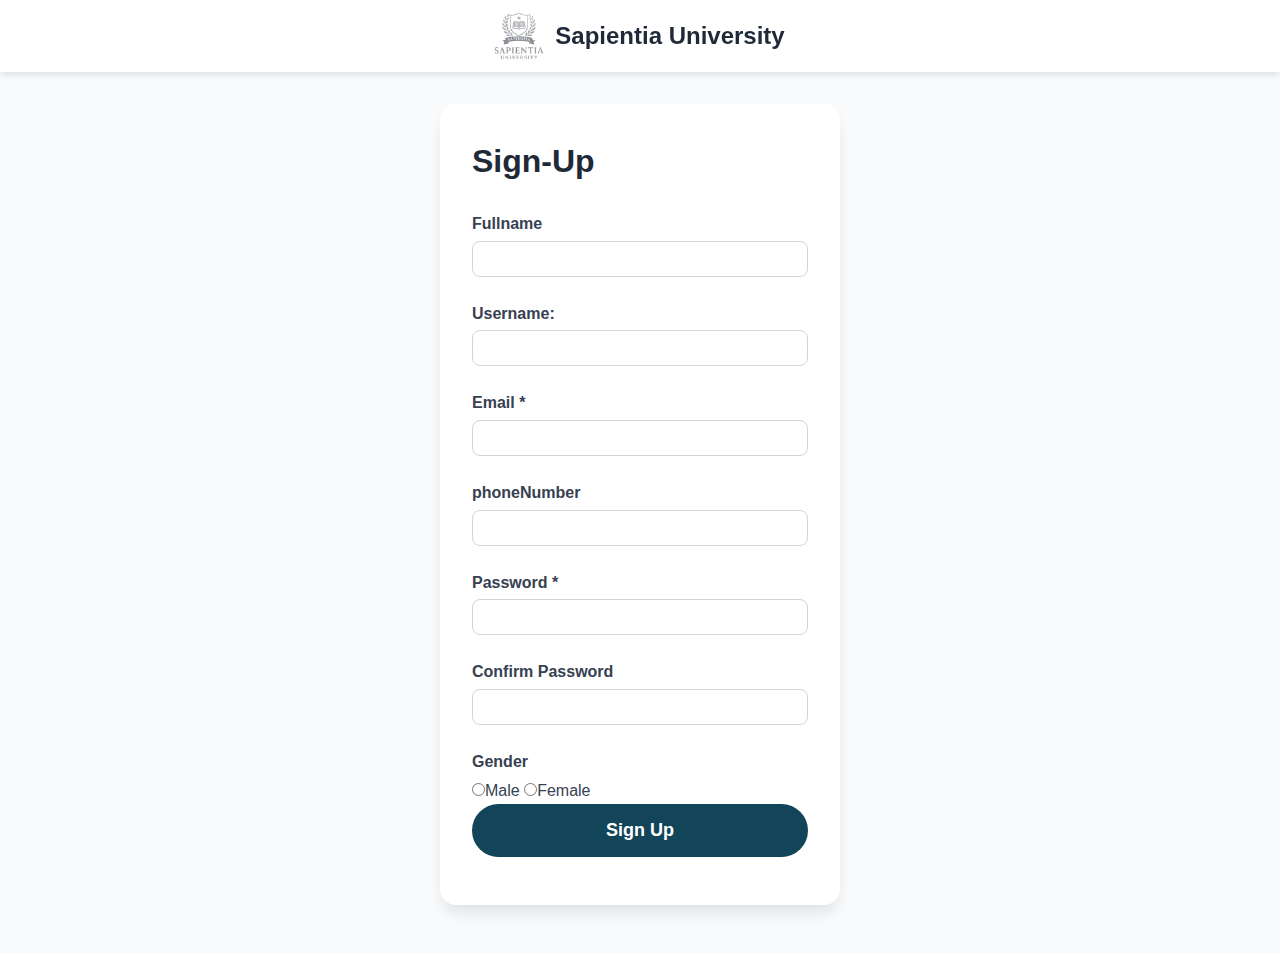
<file: signup.html>
<!DOCTYPE html>
<html lang="en">

<head>
  <meta charset="UTF-8" />
  <meta name="viewport" content="width=device-width, initial-scale=1" />
  <title>Sapientia University Login</title>
  <link rel="stylesheet" href="signup.css" />
  <link href="https://cdnjs.cloudflare.com/ajax/libs/font-awesome/6.0.0/css/all.min.css" rel="stylesheet" />
</head>

<body>
  <header class="header">
    <div class="container header-container">
      <div class="logo">
        <div class="logo-box">
          <img src="img/silver-removebg.png" alt="logo">
        </div>
        <span class="logo-text">Sapientia University</span>
      </div>
    </div>
  </header>

  <main class="container signup-container">
    <h1>Sign-Up</h1>

    <form id="signup-form" novalidate>
      <label for="fullname">Fullname</label>
      <input type="text" id="fullname" name="fullname" required>

      <label for="username">Username: </label>
      <input type="text" id="username" name="username" required>

      <label for="email">Email *</label>
      <input type="email" id="email" name="email" required />

      <label for="phoneNumber">phoneNumber</label>
      <input type="text" id="phoneNumber" name="phoneNumber" required>

      <label for="password">Password *</label>
      <input type="password" id="password" name="password" required />

      <label for="confirmPassword">Confirm Password</label>
      <input type="password" id="confirmPassword" name="confirmPassword" required>

      <label for="gender">Gender</label>
      <span><input type="radio" name="gender" value="male">Male</span>
      <span><input type="radio" name="gender" value="female">Female</span>


      <button type="submit" class="btn sign-btn">Sign Up</button>
    </form>
  </main>

  <script src="signup.js"></script>
</body>

</html>
</file>
<file: academic.css>
/* Base styles */
* {
  margin: 0;
  padding: 0;
  box-sizing: border-box;
}

body {
  font-family: -apple-system, BlinkMacSystemFont, "Segoe UI", Roboto, sans-serif;
  background-color: #f9fafb;
  color: #374151;
  line-height: 1.6;
}

.container {
  max-width: 1200px;
  margin: 0 auto;
  padding: 0 1rem;
}

/* --- Header Base Styles --- */
.header {
  background: white;
  box-shadow: 0 4px 6px -1px rgba(0, 0, 0, 0.1);
  position: fixed;
  width: 100%;
  top: 0;
  z-index: 100;
}

.header-container {
  display: flex;
  justify-content: space-between;
  align-items: center;
  padding: 1rem 2rem;
  max-width: 1200px;
  margin: 0 auto;
  position: relative;
}

.logo {
  display: flex;
  align-items: center;
  gap: 0.75rem;
}

.logo-box {
  width: 5rem;
  height: 5rem;
  border-radius: 0.5rem;
  display: flex;
  align-items: center;
  justify-content: center;
  color: white;
  font-weight: bold;
  font-size: 1.25rem;
}

.logo-box img {
  width: 11rem;
  height: 6rem;
}

.logo-text {
  font-size: 1.5rem;
  font-weight: bold;
  color: #1f2937;
}

/* Profile Circle */
.profile-circle {
  display: flex;
  align-items: center;
  justify-content: center;
  width: 2.75rem;
  height: 2.75rem;
  background-color: #124559;
  color: white;
  border-radius: 50%;
  font-size: 1.25rem;
  font-weight: 700;
  text-decoration: none;
  cursor: pointer;
  transition: background-color 0.3s ease;
  margin-left: 1.5rem;
  position: relative;
  z-index: 10;
}

.profile-circle:hover,
.profile-circle:focus {
  background-color: #1b6380;
  outline: none;
}

/* Desktop Navigation */
.desktop-nav {
  display: flex;
  gap: 2rem;
}

.desktop-nav a {
  color: #374151;
  text-decoration: none;
  font-weight: 500;
  transition: color 0.3s ease;
}

.desktop-nav a:hover {
  color: #1b6380;
}

/* Apply Button */
.apply-btn {
  background: #124559;
  color: white;
  border: none;
  padding: 0.5rem 1.5rem;
  border-radius: 9999px;
  font-weight: 600;
  cursor: pointer;
  transition: background-color 0.3s ease;
}

.apply-btn:hover {
  background-color: #1b6380;
}

.apply-btn a:visited {
  color: white;
  text-decoration: none;
}

/* Mobile Menu Button */
.mobile-menu-btn {
  display: none;
  /* Hidden on desktop */
  background: none;
  border: none;
  font-size: 1.5rem;
  color: #374151;
  cursor: pointer;
  position: relative;
  z-index: 1001;
  /* Above profile circle */
}

/* Mobile Menu */
.mobile-menu {
  display: flex;
  /* Flex for layout */
  flex-direction: column;
  background: white;
  box-shadow: 0 4px 6px -1px rgba(0, 0, 0, 0.1);
  padding: 0;
  /* No padding when hidden */
  max-height: 0;
  overflow: hidden;
  transition: max-height 0.3s ease, padding 0.3s ease;
  position: absolute;
  top: 100%;
  left: 0;
  width: 100%;
  z-index: 999;
}

.mobile-menu.show {
  max-height: 500px;
  /* Enough to show all links */
  padding: 1rem 0;
}

.mobile-menu a {
  color: #374151;
  text-decoration: none;
  font-weight: 500;
  transition: color 0.3s ease;
  padding: 0.8rem 2rem;
}

.mobile-menu a:hover {
  color: #1b6380;
}

.mobile-menu .apply-btn {
  margin-top: 1rem;
  width: calc(100% - 4rem);
  margin-left: 2rem;
  margin-right: 2rem;
  border-radius: 9999px;
}

/* Academics Container */
.academics-container {
  margin-top: 5rem;
  padding: 2rem 1rem 4rem;
}

.academics-hero {
  text-align: center;
  margin-bottom: 3rem;
  padding: 2rem 0;
}

.academics-hero h1 {
  font-size: 2.5rem;
  font-weight: bold;
  color: #1f2937;
  margin-bottom: 1rem;
}

.academics-hero p {
  font-size: 1.25rem;
  color: #6b7280;
  max-width: 600px;
  margin: 0 auto;
}

/* Programs Grid */
.programs-grid {
  display: grid;
  grid-template-columns: repeat(auto-fit, minmax(270px, 1fr));
  gap: 2rem;
  margin-bottom: 4rem;
}

.program-card {
  background: white;
  padding: 2rem;
  border-radius: 1rem;
  box-shadow: 0 4px 6px -1px rgba(0, 0, 0, 0.1);
  border: 1px solid #e5e7eb;
  transition: all 0.3s ease;
  text-align: center;
}

.program-card:hover {
  transform: translateY(-0.5rem);
  box-shadow: 0 20px 25px -5px rgba(0, 0, 0, 0.1);
}

.program-icon {
  width: 4rem;
  height: 4rem;
  background: #bad2db;
  border-radius: 1rem;
  display: flex;
  align-items: center;
  justify-content: center;
  color: #124559;
  font-size: 1.5rem;
  margin: 0 auto 1.5rem;
}

.program-card h2 {
  font-size: 1.5rem;
  font-weight: bold;
  color: #1f2937;
  margin-bottom: 1rem;
}

.program-card p {
  color: #6b7280;
  margin-bottom: 1.5rem;
  line-height: 1.6;
}

.program-details {
  display: flex;
  justify-content: center;
  gap: 1.5rem;
  margin-bottom: 1.5rem;
  font-size: 0.875rem;
}

.duration,
.credits {
  color: #9ca3af;
  font-weight: 500;
}

/* Buttons */
.btn {
  display: inline-block;
  padding: 0.75rem 1.5rem;
  border-radius: 9999px;
  font-weight: 600;
  text-decoration: none;
  border: none;
  cursor: pointer;
  transition: all 0.3s ease;
  text-align: center;
}

.primary-btn {
  background: #124559;
  color: white;
  width: 100%;
}

.primary-btn:hover {
  background: #1b6380;
  transform: translateY(-2px);
}

.large-btn {
  background: #124559;
  color: white;
  padding: 1rem 2rem;
  font-size: 1.125rem;
}

.large-btn:hover {
  background: #1b6380;
  transform: translateY(-2px);
}

/* CTA Section */
.cta-section {
  text-align: center;
  background: white;
  padding: 3rem 2rem;
  border-radius: 1rem;
  box-shadow: 0 4px 6px -1px rgba(0, 0, 0, 0.1);
}

.cta-section h2 {
  font-size: 2rem;
  font-weight: bold;
  color: #1f2937;
  margin-bottom: 1rem;
}

.cta-section p {
  font-size: 1.125rem;
  color: #6b7280;
  margin-bottom: 2rem;
}

/* footer */

.footer {
  background: #111827;
  color: white;
  padding: 4rem 0 2rem;
}

.footer-grid {
  display: grid;
  grid-template-columns: 2fr 1fr 1fr 1.5fr;
  gap: 3rem;
  margin-bottom: 3rem;
}

.footer-section h3 {
  font-size: 1.25rem;
  font-weight: bold;
  margin-bottom: 1rem;
}

.footer-logo {
  display: flex;
  align-items: center;
  gap: 0.75rem;
  margin-bottom: 1rem;
}

.footer-logo .logo-icon {
  width: 3rem;
  height: 3rem;
  border-radius: 0.5rem;
  display: flex;
  align-items: center;
  justify-content: center;
}

.footer-logo img {
  width: 9rem;
  height: 4rem;
}

.footer-logo .logo-text {
  font-size: 1.5rem;
  font-weight: bold;
  color: white;
}

.footer p {
  color: #d1d5db;
  margin-bottom: 1.5rem;
}

.footer-social {
  display: flex;
  gap: 1rem;
}

.footer-social a {
  color: #d1d5db;
  transition: color 0.3s ease;
}

.footer-social a:hover {
  color: white;
}

.footer-section ul {
  list-style: none;
}

.footer-section ul li {
  margin-bottom: 0.5rem;
}

.footer-section ul a {
  color: #d1d5db;
  text-decoration: none;
  transition: color 0.3s ease;
}

.footer-section ul a:hover {
  color: white;
}

.contact-info {
  display: flex;
  flex-direction: column;
  gap: 0.75rem;
}

.contact-info p {
  display: flex;
  align-items: center;
  gap: 0.5rem;
  margin: 0;
}

.contact-info i {
  color: #bad2db;
  width: 1rem;
}

.footer-bottom {
  text-align: center;
  padding-top: 2rem;
  border-top: 1px solid #374151;
  color: #9ca3af;
}

/* Responsive section*/
@media (max-width: 768px) {
  .header-container {
    padding: 0.8rem 1rem;
  }

  /* Hide desktop elements on mobile */
  .desktop-nav,
  .desktop-apply-btn,
  .profile-circle {
    display: none;
  }

  /* Show mobile menu button on mobile */
  .mobile-menu-btn {
    display: block;
  }

  .logo-box img {
    width: 9rem;
    height: 4rem;
  }

  .logo-text {
    font-size: 1.2rem;
  }

  /* Mobile menu specific styling for smaller screens */
  .mobile-menu {
    position: fixed;
    top: 60px;
    left: 0;
    background-color: #fff;
    box-shadow: 0 4px 8px rgba(0, 0, 0, 0.1);
  }

  .mobile-menu a,
  .mobile-menu .apply-btn {
    padding: 1rem 1.5rem;
    text-align: left;
    border-bottom: 1px solid #f0f0f0;
  }

  .mobile-menu .apply-btn {
    width: calc(100% - 3rem);
    margin: 1rem 1.5rem;
    border-radius: 5px;
  }
}

@media (max-width: 480px) {
  .footer-grid {
    grid-template-columns: 1fr;
  }

  .academics-hero h1 {
    font-size: 2rem;
  }

  .academics-hero p {
    font-size: 1.125rem;
  }
}
</file>
<file: login.css>
/* Base styles */
* {
  margin: 0;
  padding: 0;
  box-sizing: border-box;
}

body {
  font-family: -apple-system, BlinkMacSystemFont, 'Segoe UI', Roboto, sans-serif;
  background-color: #f9fafb;
  color: #374151;
  line-height: 1.6;
  min-height: 100vh;
  padding-top: 4.5rem;
}

.container {
  max-width: 400px;
  margin: 0 auto;
  padding: 0 1rem;
}

/* Header */
.header {
  background: white;
  box-shadow: 0 4px 6px -1px rgba(0, 0, 0, 0.1);
  position: fixed;
  width: 100%;
  top: 0;
  z-index: 100;
  height: 4.5rem;
  display: flex;
  align-items: center;
}

.header-container {
  display: flex;
  align-items: center;
  gap: 1rem;
}

.logo {
  display: flex;
  align-items: center;
  gap: 0.75rem;
}

.logo-box {
  width: 3rem;
  height: 3rem;
  border-radius: 0.5rem;
  display: flex;
  justify-content: center;
  align-items: center;
}

.logo-box img {
  width: 9rem;
  height: 4rem;
}

.logo-text {
  font-size: 1.5rem;
  font-weight: bold;
  color: #1f2937;
}

/* Login Container */
.login-container {
  background: white;
  padding: 2rem 2rem 3rem;
  border-radius: 1rem;
  box-shadow: 0 10px 15px -3px rgba(0, 0, 0, 0.1);
  margin-bottom: 3rem;
  margin-top: 2rem;
}

.login-container h1 {
  font-size: 2rem;
  font-weight: 700;
  margin-bottom: 1.5rem;
  color: #1f2937;
}

label {
  display: block;
  margin-bottom: 0.25rem;
  font-weight: 600;
  color: #374151;
}

input[type="email"],
input[type="password"] {
  width: 100%;
  padding: 0.5rem 0.75rem;
  border: 1px solid #d1d5db;
  border-radius: 0.5rem;
  font-size: 1rem;
  margin-bottom: 1.5rem;
  transition: border-color 0.3s ease;
}

input[type="email"]:focus,
input[type="password"]:focus {
  outline: none;
  border-color: #124559;
  box-shadow: 0 0 0 3px rgba(37, 99, 235, 0.3);
}

a {
  text-decoration: none;
}

a:visited {
  color: #124559;
  text-decoration: none;
}

a:hover {
  text-decoration: underline;
}

.login-btn {
  width: 100%;
  padding: 1rem;
  font-size: 1.125rem;
  border-radius: 9999px;
  border: none;
  background-color: #124559;
  color: white;
  font-weight: 700;
  cursor: pointer;
  transition: background-color 0.3s ease;
}

.login-btn:hover:not(:disabled) {
  background-color: #1b6380;
}

.login-btn:disabled {
  background-color: #93c5fd;
  cursor: not-allowed;
}

/* Responsive */
@media (max-width: 480px) {
  .login-container {
    padding: 1.5rem 1rem 2rem;
  }
}
</file>
<file: signup.css>
/* Base styles */
* {
  margin: 0;
  padding: 0;
  box-sizing: border-box;
}

body {
  font-family: -apple-system, BlinkMacSystemFont, 'Segoe UI', Roboto, sans-serif;
  background-color: #f9fafb;
  color: #374151;
  line-height: 1.6;
  min-height: 100vh;
  padding-top: 4.5rem;
  /* header height */
}

.container {
  max-width: 400px;
  margin: 0 auto;
  padding: 0 1rem;
}

/* Header */
.header {
  background: white;
  box-shadow: 0 4px 6px -1px rgba(0, 0, 0, 0.1);
  position: fixed;
  width: 100%;
  top: 0;
  z-index: 100;
  height: 4.5rem;
  display: flex;
  align-items: center;
}

.header-container {
  display: flex;
  align-items: center;
  gap: 1rem;
}

.logo {
  display: flex;
  align-items: center;
  gap: 0.75rem;
}

.logo-box {
  width: 3rem;
  height: 3rem;
  border-radius: 0.5rem;
  display: flex;
  justify-content: center;
  align-items: center;
}

.logo-box img {
  width: 9rem;
  height: 4rem;
}

.logo-text {
  font-size: 1.5rem;
  font-weight: bold;
  color: #1f2937;
}

/* Login Container */
.signup-container {
  background: white;
  padding: 2rem 2rem 3rem;
  border-radius: 1rem;
  box-shadow: 0 10px 15px -3px rgba(0, 0, 0, 0.1);
  margin-bottom: 3rem;
  margin-top: 2rem;
}

.signup-container h1 {
  font-size: 2rem;
  font-weight: 700;
  margin-bottom: 1.5rem;
  color: #1f2937;
}

label {
  display: block;
  margin-bottom: 0.25rem;
  font-weight: 600;
  color: #374151;
}

input[type="email"],
input[type="password"],
input[type="text"] {
  width: 100%;
  padding: 0.5rem 0.75rem;
  border: 1px solid #d1d5db;
  border-radius: 0.5rem;
  font-size: 1rem;
  margin-bottom: 1.5rem;
  transition: border-color 0.3s ease;
}

input[type="email"]:focus,
input[type="password"]:focus {
  outline: none;
  border-color: #124559;
  box-shadow: 0 0 0 3px rgba(37, 99, 235, 0.3);
}

a {
  text-decoration: none;
}

a:visited {
  color: #124559;
  text-decoration: none;
}

a:hover {
  text-decoration: underline;
}

.sign-btn {
  width: 100%;
  padding: 1rem;
  font-size: 1.125rem;
  border-radius: 9999px;
  border: none;
  background-color: #124559;
  color: white;
  font-weight: 700;
  cursor: pointer;
  transition: background-color 0.3s ease;
}

.sign-btn:hover:not(:disabled) {
  background-color: #1b6380;
}

.sign-btn:disabled {
  background-color: #93c5fd;
  cursor: not-allowed;
}

/* Responsive */
@media (max-width: 480px) {
  .login-container {
    padding: 1.5rem 1rem 2rem;
  }
}
</file>
<file: register.css>
/* Reset & base */
* {
  box-sizing: border-box;
}

body {
  font-family: -apple-system, BlinkMacSystemFont, 'Segoe UI', Roboto, sans-serif;
  background: #f9fafb;
  color: #374151;
  margin: 0;
  padding: 2rem 1rem;
  display: flex;
  justify-content: center;
}

.container {
  background: white;
  max-width: 700px;
  width: 100%;
  border-radius: 1rem;
  box-shadow: 0 10px 25px rgba(0, 0, 0, 0.1);
  padding: 3rem 3rem 3rem;
}

h1 {
  text-align: center;
  margin-bottom: 1.5rem;
  color: #1f6d8b;
}

/* Progress Bar */
.progressbar {
  display: flex;
  justify-content: space-between;
  counter-reset: step;
  margin-bottom: 2rem;
}

.progressbar li {
  list-style-type: none;
  width: 25%;
  position: relative;
  text-align: center;
  font-weight: 600;
  color: #9ca3af;
  font-size: 0.9rem;
}

.progressbar li::before {
  content: counter(step);
  counter-increment: step;
  width: 2rem;
  height: 2rem;
  line-height: 2rem;
  border: 2px solid #9ca3af;
  display: block;
  text-align: center;
  margin: 0 auto 0.5rem;
  border-radius: 50%;
  background-color: white;
  color: #9ca3af;
  font-weight: 700;
}

.progressbar li::after {
  content: '';
  position: absolute;
  width: 100%;
  height: 2px;
  background-color: #9ca3af;
  top: 1rem;
  left: -50%;
  z-index: -1;
}

.progressbar li:first-child::after {
  content: none;
}

.progressbar li.active {
  color: #124559;
}

.progressbar li.active::before {
  border-color: #124559;
  background-color: #1f6d8b;
  color: white;
}

.progressbar li.active+li::after {
  background-color: #1f6d8b;
}

/* Form Steps */
form {
  width: 100%;
}

.form-step {
  display: none;
  animation: fadeIn 0.5s ease forwards;
}

.form-step.active {
  display: block;
}

@keyframes fadeIn {
  from {
    opacity: 0;
  }

  to {
    opacity: 1;
  }
}

/* Form fields */
label {
  display: block;
  margin-bottom: 0.25rem;
  font-weight: 600;
  color: #374151;
}

input[type="text"],
input[type="date"],
input[type="number"],
select,
input[type="file"] {
  width: 100%;
  padding: 0.5rem 0.75rem;
  margin-bottom: 1rem;
  border: 1px solid #d1d5db;
  border-radius: 0.375rem;
  font-size: 1rem;
  color: #374151;
  transition: border-color 0.3s ease;
}

input[type="text"]:focus,
input[type="date"]:focus,
input[type="number"]:focus,
select:focus,
input[type="file"]:focus {
  outline: none;
  border-color: #124559;
  box-shadow: 0 0 0 3px rgba(37, 99, 235, 0.3);
}

/* Checkbox */
.checkbox-group {
  display: flex;
  align-items: center;
  gap: 0.5rem;
  margin-bottom: 1rem;
}

.checkbox-group input[type="checkbox"] {
  width: auto;
  margin: 0;
}

input.invalid,
select.invalid {
  border-color: #cc4c4c;
  background-color: #fee2e2;
}

/* Consent text container */
.consent-text {
  max-height: 200px;
  overflow-y: auto;
  background: #f3f4f6;
  border: 1px solid #d1d5db;
  border-radius: 0.5rem;
  padding: 1rem;
  margin-bottom: 1rem;
  white-space: pre-wrap;
  font-size: 0.9rem;
  color: #374151;
}

/* Buttons */
.btn-group {
  display: flex;
  justify-content: space-between;
  margin-top: 1.5rem;
}

button {
  background-color: #124559;
  color: white;
  border: none;
  padding: 0.75rem 2rem;
  font-size: 1rem;
  font-weight: 700;
  border-radius: 9999px;
  cursor: pointer;
  transition: background-color 0.3s ease;
}

button:disabled {
  background-color: #9ca3af;
  cursor: not-allowed;
}

button:hover:not(:disabled) {
  background-color: #1b6380;
}

/* Responsive */
@media (max-width: 600px) {
  .container {
    padding: 1.5rem 1.5rem 2rem;
  }

  .btn-group {
    flex-direction: column;
    gap: 1rem;
  }

  button {
    width: 100%;
  }
}
</file>
